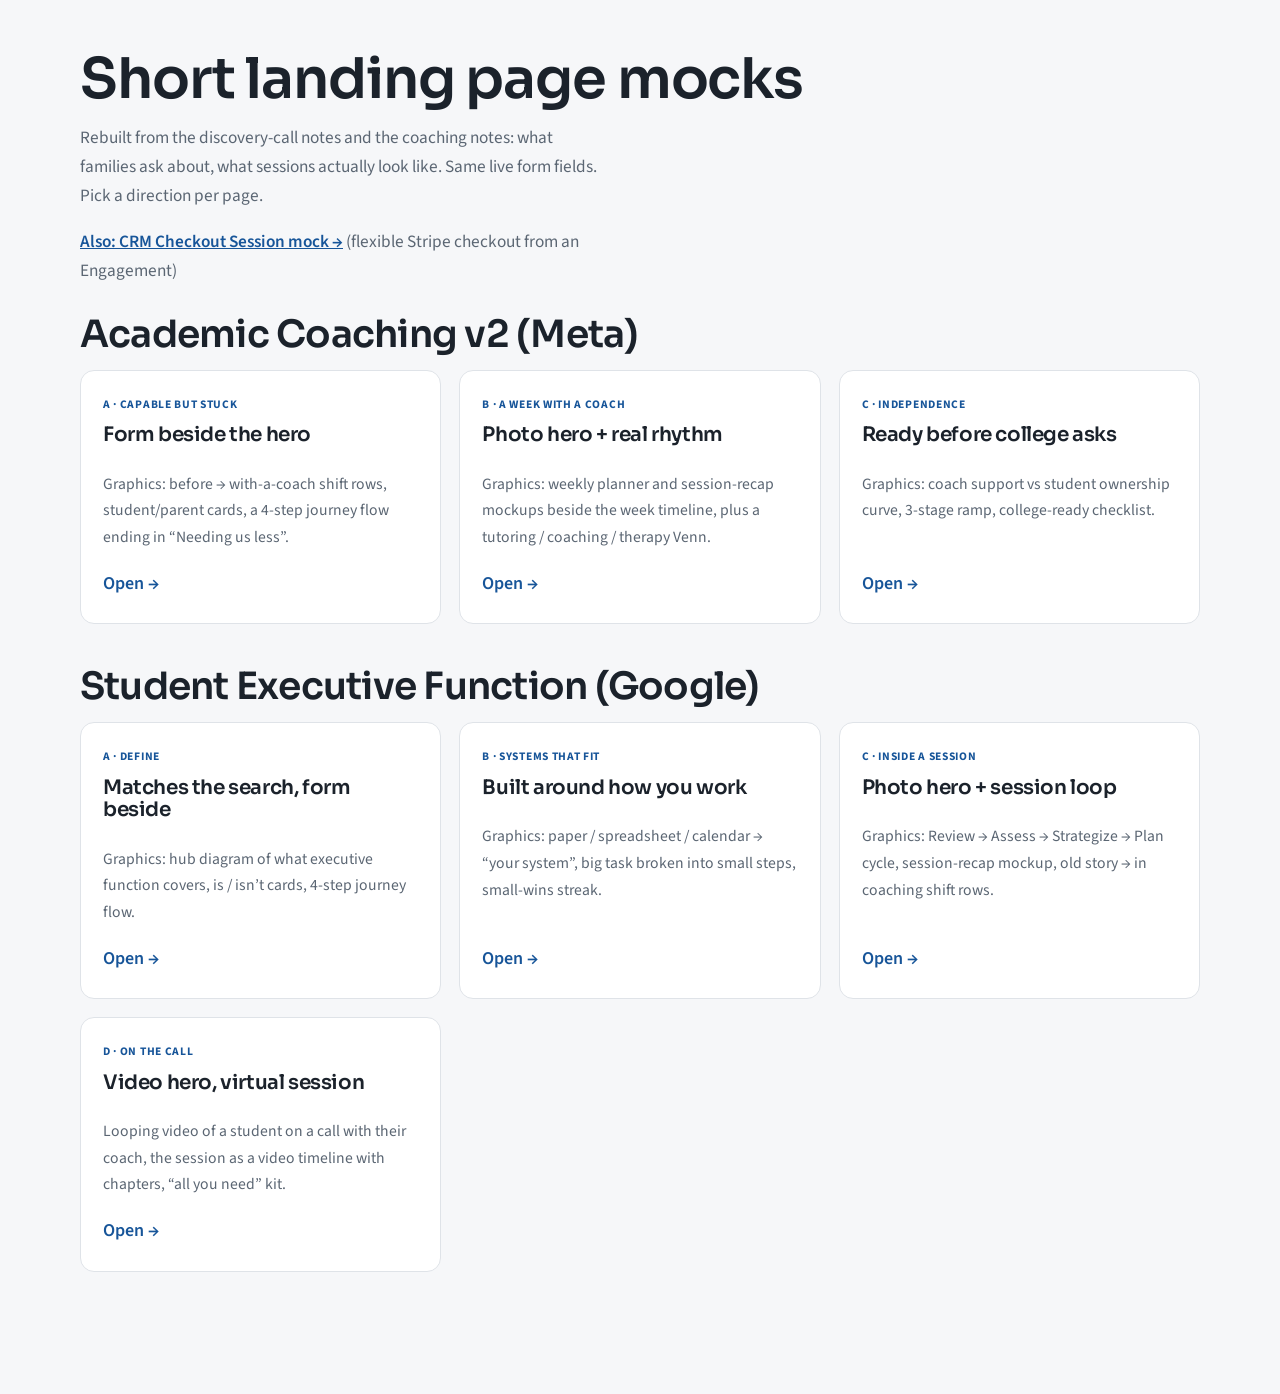
<file: index.html>
<!DOCTYPE html>
<html lang="en">
<head>
  <meta charset="utf-8">
  <meta name="viewport" content="width=device-width, initial-scale=1">
  <meta name="robots" content="noindex, nofollow">
  <title>NFIL short LP mocks</title>
  <link rel="preconnect" href="https://fonts.googleapis.com">
  <link rel="preconnect" href="https://fonts.gstatic.com" crossorigin>
  <link href="https://fonts.googleapis.com/css2?family=Sora:wght@400;500;600&family=Source+Sans+3:ital,wght@0,400;0,600;1,400&display=swap" rel="stylesheet">
  <link rel="stylesheet" href="_shared.css?v=23">
  <style>
    .gallery{padding:48px 0 80px}
    .gallery h1{max-width:20ch;color:var(--on-light);margin-bottom:12px}
    .lead{color:var(--on-light-mute);max-width:58ch;margin-bottom:36px;font-size:1.08rem}
    .grid{display:grid;grid-template-columns:repeat(auto-fit,minmax(280px,1fr));gap:18px}
    .card{background:#fff;border:1.5px solid var(--line-light);border-radius:14px;padding:24px 22px;display:flex;flex-direction:column;gap:10px;text-decoration:none;color:inherit;transition:border-color .15s ease,transform .15s ease}
    .card:hover{border-color:var(--blue);transform:translateY(-2px)}
    .tag{font-size:.72rem;font-weight:700;letter-spacing:.06em;text-transform:uppercase;color:var(--blue-deep)}
    .card h2{font-size:1.25rem}
    .card p{color:var(--on-light-mute);font-size:.98rem;flex:1}
    .card .go{font-weight:600;color:var(--blue-deep);margin-top:8px}
    .group{margin-bottom:42px}
    .group h2{margin-bottom:14px;max-width:none}
  </style>
</head>
<body>
  <div class="wrap gallery">
    <h1>Short landing page mocks</h1>
    <p class="lead">Rebuilt from the discovery-call notes and the coaching notes: what families ask about, what sessions actually look like. Same live form fields. Pick a direction per page.</p>
    <p class="lead" style="margin-top:-20px;margin-bottom:28px"><a href="crm-checkout-session/" style="color:var(--blue-deep);font-weight:600">Also: CRM Checkout Session mock →</a> <span style="color:var(--on-light-mute)">(flexible Stripe checkout from an Engagement)</span></p>
    <div class="group">
      <h2>Academic Coaching v2 (Meta)</h2>
      <div class="grid">
        <a class="card" href="academic-a-split.html"><span class="tag">A · Capable but stuck</span><h2>Form beside the hero</h2><p>Graphics: before → with-a-coach shift rows, student/parent cards, a 4-step journey flow ending in “Needing us less”.</p><span class="go">Open →</span></a>
        <a class="card" href="academic-b-photo.html"><span class="tag">B · A week with a coach</span><h2>Photo hero + real rhythm</h2><p>Graphics: weekly planner and session-recap mockups beside the week timeline, plus a tutoring / coaching / therapy Venn.</p><span class="go">Open →</span></a>
        <a class="card" href="academic-c-relief.html"><span class="tag">C · Independence</span><h2>Ready before college asks</h2><p>Graphics: coach support vs student ownership curve, 3-stage ramp, college-ready checklist.</p><span class="go">Open →</span></a>
      </div>
    </div>
    <div class="group">
      <h2>Student Executive Function (Google)</h2>
      <div class="grid">
        <a class="card" href="student-a-define.html"><span class="tag">A · Define</span><h2>Matches the search, form beside</h2><p>Graphics: hub diagram of what executive function covers, is / isn’t cards, 4-step journey flow.</p><span class="go">Open →</span></a>
        <a class="card" href="student-b-skills.html"><span class="tag">B · Systems that fit</span><h2>Built around how you work</h2><p>Graphics: paper / spreadsheet / calendar → “your system”, big task broken into small steps, small-wins streak.</p><span class="go">Open →</span></a>
        <a class="card" href="student-c-process.html"><span class="tag">C · Inside a session</span><h2>Photo hero + session loop</h2><p>Graphics: Review → Assess → Strategize → Plan cycle, session-recap mockup, old story → in coaching shift rows.</p><span class="go">Open →</span></a>
        <a class="card" href="student-d-video.html"><span class="tag">D · On the call</span><h2>Video hero, virtual session</h2><p>Looping video of a student on a call with their coach, the session as a video timeline with chapters, “all you need” kit.</p><span class="go">Open →</span></a>
      </div>
    </div>
  </div>
</body>
</html>
</file>
<file: _shared.css>
/* NFIL short LP mocks — homepage tokens, lighter rhythm */
:root{
  --ink:#151A21;
  --navy:#1E2731;
  --navy-soft:#2A3541;
  --blue:#3B8FEA;
  --blue-deep:#175599;
  --paper:#F6F7F9;
  --paper-2:#FFFFFF;
  --line-dark:rgba(255,255,255,.14);
  --line-light:#DFE3E8;
  --on-dark:#FFFFFF;
  --on-dark-mute:#B7C0CB;
  --on-dark-body:#CBD4DE;
  --on-light:#1B222B;
  --on-light-mute:#5B6673;
  --display:'Sora',system-ui,sans-serif;
  --text:'Source Sans 3',system-ui,sans-serif;
  --wrap:1120px;
}
*,*::before,*::after{box-sizing:border-box}
html{scroll-behavior:smooth}
body{
  margin:0;
  background:var(--paper);
  color:var(--on-light);
  font-family:var(--text);
  font-size:18px;
  line-height:1.7;
  -webkit-font-smoothing:antialiased;
}
img{max-width:100%;display:block}
a{color:inherit}
h1,h2,h3{
  font-family:var(--display);
  font-weight:600;
  line-height:1.12;
  letter-spacing:-.02em;
  margin:0;
}
h1{font-size:clamp(2.15rem,5vw,3.5rem);max-width:16ch}
h2{font-size:clamp(1.6rem,3vw,2.35rem);max-width:22ch}
h3{font-size:1.12rem;letter-spacing:-.01em}
p{margin:0}
ul{margin:0;padding:0;list-style:none}
.wrap{max-width:var(--wrap);margin:0 auto;padding:0 28px}
.band-dark{background:var(--navy);color:var(--on-dark)}
.band-ink{background:var(--ink);color:var(--on-dark)}
.band-light{background:var(--paper)}
.band-white{background:var(--paper-2)}
.sect{padding:clamp(3.25rem,7vw,5.5rem) 0}

.eyebrow{
  font-size:.78rem;
  font-weight:700;
  letter-spacing:.08em;
  text-transform:uppercase;
  color:var(--blue);
  margin-bottom:16px;
}
.band-light .eyebrow,
.band-white .eyebrow{color:var(--blue-deep)}

.beat{
  margin-top:20px;
  font-family:var(--display);
  font-weight:500;
  font-size:clamp(1.2rem,2.3vw,1.5rem);
  line-height:1.35;
  letter-spacing:-.012em;
  color:var(--on-dark);
  max-width:32ch;
}
.beat-support{
  margin-top:14px;
  color:var(--on-dark-mute);
  font-size:1.08rem;
  max-width:40ch;
  line-height:1.6;
}
.beat.on-light{color:var(--on-light)}
.beat-support.on-light{color:var(--on-light-mute)}

.btn{
  display:inline-block;
  font-family:var(--text);
  font-weight:600;
  text-decoration:none;
  border:0;
  cursor:pointer;
  border-radius:6px;
  transition:background .15s ease,border-color .15s ease;
}
.btn-primary{background:var(--blue);color:#0A1B2D;padding:15px 28px;font-size:1.02rem}
.btn-primary:hover{background:#63A7EF}
.btn-block{width:100%;text-align:center}
.cta-stack{margin-top:28px;display:flex;flex-direction:column;align-items:flex-start;gap:10px}

.site-header{
  background:#fff;
  border-bottom:1px solid var(--line-light);
}
.site-header .inner{
  max-width:var(--wrap);
  margin:0 auto;
  padding:14px 28px;
  display:flex;
  align-items:center;
  justify-content:space-between;
  gap:16px;
}
.site-header .logo{height:40px;width:auto}
.site-header .meta{
  display:flex;flex-wrap:wrap;gap:14px 22px;
  font-size:.92rem;color:var(--on-light-mute);font-weight:600;
}
.site-header a{text-decoration:none;color:var(--blue-deep)}

.form-card{
  background:var(--paper-2);
  border:1.5px solid var(--line-light);
  border-radius:14px;
  padding:26px 22px 22px;
  color:var(--on-light);
}
.form-card.dark{
  background:var(--navy-soft);
  border-color:var(--line-dark);
  color:var(--on-dark);
}
.form-card h3{margin-bottom:6px}
.form-card .form-sub{
  font-size:.98rem;
  color:var(--on-light-mute);
  margin-bottom:18px;
}
.form-card.dark .form-sub{color:var(--on-dark-mute)}
.form-card label{
  display:block;font-size:.82rem;font-weight:600;margin:0 0 6px;color:var(--on-light-mute);
}
.form-card.dark label{color:var(--on-dark-mute)}
.form-card .field{margin-bottom:12px}
.form-card .field-row{
  display:grid;grid-template-columns:1fr 1fr;gap:12px;margin-bottom:0;
}
.form-card .field-row .field{min-width:0}
@media (max-width:520px){
  .form-card .field-row{grid-template-columns:1fr}
}
.form-card input,
.form-card select,
.form-card textarea{
  width:100%;border:1.5px solid var(--line-light);border-radius:6px;
  padding:11px 12px;font:inherit;background:#fff;color:var(--on-light);
}
.form-card.dark input,
.form-card.dark select,
.form-card.dark textarea{
  background:rgba(255,255,255,.06);border-color:var(--line-dark);color:var(--on-dark);
}
.form-card textarea{min-height:72px;resize:vertical}
.form-reassure{
  margin-top:10px;text-align:center;font-size:.92rem;
  color:var(--on-light-mute);font-style:italic;
}
.form-card.dark .form-reassure{color:var(--on-dark-mute)}

.quote{
  font-family:var(--display);
  font-weight:500;
  font-size:clamp(1.15rem,2vw,1.4rem);
  line-height:1.4;
  letter-spacing:-.01em;
  max-width:36ch;
}
.quote .who{
  display:block;margin-top:14px;font-family:var(--text);
  font-size:.95rem;font-weight:600;font-style:normal;opacity:.8;
}

.trio{
  display:grid;grid-template-columns:repeat(3,1fr);gap:22px;
}
.trio-card{
  padding:8px 4px 0;
}
.trio-card .n{
  font-family:var(--display);font-weight:700;color:var(--blue);font-size:1.05rem;margin-bottom:10px;
}
.trio-card h3{margin-bottom:8px}
.trio-card p{color:var(--on-light-mute);font-size:1.02rem;line-height:1.55}
.band-dark .trio-card p,
.band-ink .trio-card p{color:var(--on-dark-mute)}

.chips{display:flex;flex-wrap:wrap;gap:10px}
.chip{
  border:1.5px solid var(--line-light);background:var(--paper-2);
  border-radius:999px;padding:9px 15px;font-size:.95rem;font-weight:600;color:var(--on-light);
}
.chip.on-dark{border-color:var(--line-dark);background:transparent;color:var(--on-dark)}

.compare{
  display:grid;grid-template-columns:1fr 1fr;gap:18px;
}
.compare-card{
  border-radius:14px;padding:22px 20px;border:1.5px solid var(--line-light);background:#fff;
}
.compare-card h3{margin-bottom:10px}
.compare-card p{color:var(--on-light-mute);font-size:1.02rem}
.compare-card.yes{border-color:rgba(59,143,234,.45);background:rgba(59,143,234,.06)}

.footer-mini{
  background:var(--ink);color:var(--on-dark-mute);padding:28px 0;font-size:.92rem;
}
.footer-mini .wrap{display:flex;flex-wrap:wrap;gap:12px 28px;justify-content:space-between}
.footer-mini a{color:var(--on-dark);text-decoration:none}

.variant-bar{
  position:sticky;top:0;z-index:40;background:#0A1B2D;color:#fff;
  font-size:.85rem;padding:8px 16px;
  display:flex;flex-wrap:wrap;gap:10px 18px;align-items:center;justify-content:space-between;
}
.variant-bar a{color:#9ec5f7;text-decoration:none;font-weight:600}
.variant-bar strong{color:#fff}

.lede{margin-top:16px;color:var(--on-light-mute);font-size:1.08rem;max-width:44ch;line-height:1.6}
.band-dark .lede,.band-ink .lede{color:var(--on-dark-mute)}
.sect-head{margin-bottom:32px}
.sect-head h2{margin-bottom:10px}
.sect-head p{color:var(--on-light-mute);max-width:50ch}
.band-dark .sect-head p,.band-ink .sect-head p{color:var(--on-dark-mute)}

.wwh{margin-top:26px;display:grid;gap:14px}
.wwh li{display:grid;grid-template-columns:118px 1fr;gap:12px;font-size:1.02rem;line-height:1.5}
.wwh b{font-family:var(--display);font-weight:600;font-size:.86rem;letter-spacing:.02em;color:var(--blue-deep);padding-top:2px}
.band-dark .wwh b,.band-ink .wwh b{color:var(--blue)}
.band-dark .wwh li,.band-ink .wwh li{color:var(--on-dark-body)}

.ticks{display:grid;gap:10px}
.ticks li{position:relative;padding-left:26px;line-height:1.5}
.ticks li::before{content:"";position:absolute;left:2px;top:.55em;width:9px;height:9px;border-radius:50%;background:var(--blue)}

.proof{margin-top:18px;padding-top:16px;border-top:1px solid var(--line-light);font-size:1rem;line-height:1.5;color:var(--on-light-mute)}
.proof q{color:var(--on-light);font-style:italic}
.proof .who{display:block;margin-top:6px;font-size:.88rem;font-weight:600}
.band-dark .proof,.band-ink .proof{border-color:var(--line-dark);color:var(--on-dark-mute)}
.band-dark .proof q,.band-ink .proof q{color:var(--on-dark)}

.loop{display:grid;grid-template-columns:repeat(4,1fr);gap:0;border-top:2px solid var(--line-light)}
.loop-step{padding:22px 20px 0 0;position:relative}
.loop-step::before{content:"";position:absolute;top:-7px;left:0;width:12px;height:12px;border-radius:50%;background:var(--blue)}
.loop-step .k{font-size:.78rem;font-weight:700;letter-spacing:.08em;text-transform:uppercase;color:var(--blue-deep);margin-bottom:8px}
.loop-step h3{margin-bottom:8px}
.loop-step p{color:var(--on-light-mute);font-size:1rem;line-height:1.5}

.week{display:grid;gap:0;max-width:720px}
.week li{display:grid;grid-template-columns:150px 1fr;gap:20px;padding:18px 0;border-bottom:1px solid var(--line-light)}
.week li:first-child{border-top:1px solid var(--line-light)}
.week .d{font-family:var(--display);font-weight:600;font-size:.92rem;color:var(--blue-deep)}
.week p{line-height:1.5}
.week p span{display:block;color:var(--on-light-mute);font-size:.98rem;margin-top:2px}

.ramp{display:grid;grid-template-columns:repeat(3,1fr);gap:18px}
.ramp-step{background:#fff;border:1.5px solid var(--line-light);border-radius:14px;padding:22px 20px;color:var(--on-light)}
.ramp-step .bar{height:6px;border-radius:3px;background:var(--line-light);margin-bottom:16px;overflow:hidden}
.ramp-step .bar i{display:block;height:100%;background:var(--blue)}
.ramp-step .k{font-size:.78rem;font-weight:700;letter-spacing:.06em;text-transform:uppercase;color:var(--on-light-mute);margin-bottom:6px}
.ramp-step h3{margin-bottom:6px}
.ramp-step p{color:var(--on-light-mute);font-size:1rem;line-height:1.5}

.dual{display:grid;grid-template-columns:1fr 1fr;gap:18px}
.dual-card{border-radius:14px;padding:26px 24px;border:1.5px solid var(--line-light);background:#fff}
.dual-card .k{font-size:.78rem;font-weight:700;letter-spacing:.06em;text-transform:uppercase;color:var(--blue-deep);margin-bottom:10px}
.dual-card h3{margin-bottom:10px;font-size:1.25rem}
.dual-card p{color:var(--on-light-mute);font-size:1.02rem;line-height:1.55}

.compare3{display:grid;grid-template-columns:repeat(3,1fr);gap:16px}
.compare3 .compare-card p{font-size:1rem}

.facts{display:grid;grid-template-columns:repeat(4,1fr);gap:18px}
.fact b{display:block;font-family:var(--display);font-weight:600;font-size:1.12rem;margin-bottom:4px}
.fact span{color:var(--on-light-mute);font-size:.98rem;line-height:1.45;display:block}
.band-dark .fact span,.band-ink .fact span{color:var(--on-dark-mute)}

.steps-next{display:grid;grid-template-columns:repeat(3,1fr);gap:22px;counter-reset:s}
.steps-next li{counter-increment:s}
.steps-next li::before{content:counter(s);display:inline-grid;place-items:center;width:30px;height:30px;border-radius:50%;border:1.5px solid var(--blue);color:var(--blue-deep);font-family:var(--display);font-weight:600;font-size:.9rem;margin-bottom:12px}
.steps-next h3{margin-bottom:6px}
.steps-next p{color:var(--on-light-mute);font-size:1rem;line-height:1.5}
.band-dark .steps-next p,.band-ink .steps-next p{color:var(--on-dark-mute)}

.bottom-grid{display:grid;grid-template-columns:.9fr 1fr;gap:48px;align-items:start}

/* ---------- testimonial carousel ---------- */
.tcar{margin-top:22px;padding-top:20px;border-top:1px solid var(--line-light)}
.tcar-track{display:flex;align-items:flex-start;overflow-x:auto;scroll-snap-type:x mandatory;scrollbar-width:none}
.tcar-track::-webkit-scrollbar{display:none}
.tcar-slide{flex:0 0 100%;scroll-snap-align:start;margin:0;padding-right:8px}
.tcar-slide .stars{display:flex;gap:3px;margin-bottom:10px;color:#F5B323}
.tcar-slide .stars svg{fill:currentColor}
.tcar-slide blockquote{margin:0;font-size:1.06rem;line-height:1.6;color:var(--on-light)}
.tcar-slide figcaption{margin-top:10px;font-size:.92rem;font-weight:600;color:var(--on-light-mute)}
.tcar-nav{display:flex;align-items:center;gap:12px;margin-top:16px}
.tcar-dots{display:flex;gap:6px}
.tcar-dots button{width:8px;height:8px;padding:0;border:0;border-radius:4px;background:#C9D3DE;cursor:pointer;transition:width .2s ease,background .2s ease}
.tcar-dots button.on{width:22px;background:var(--blue)}
.tcar-arrows{margin-left:auto;display:flex;gap:6px}
.tcar-btn{display:grid;place-items:center;width:34px;height:34px;border-radius:50%;border:1.5px solid var(--line-light);background:#fff;color:var(--on-light);cursor:pointer}
.tcar-btn:hover{border-color:var(--blue);color:var(--blue-deep)}
.band-dark .tcar,.band-ink .tcar{border-color:var(--line-dark)}
.band-dark .tcar-slide blockquote,.band-ink .tcar-slide blockquote{color:var(--on-dark)}
.band-dark .tcar-slide figcaption,.band-ink .tcar-slide figcaption{color:var(--on-dark-mute)}
.band-dark .tcar-dots button,.band-ink .tcar-dots button{background:rgba(255,255,255,.25)}
.band-dark .tcar-dots button.on,.band-ink .tcar-dots button.on{background:var(--blue)}
.band-dark .tcar-btn,.band-ink .tcar-btn{background:transparent;border-color:var(--line-dark);color:var(--on-dark)}

/* ---------- backgrounds ---------- */
:root{--sky:#EAF3FD;--sky-2:#F4F9FF;--sand:#FBF6EF;--sand-line:#EFE4D3}
.band-sky{background:var(--sky)}
.band-sand{background:var(--sand)}
.band-sky .eyebrow,.band-sand .eyebrow{color:var(--blue-deep)}
.bg-glow{background:
  radial-gradient(55% 70% at 88% 8%,rgba(59,143,234,.16),transparent 62%),
  radial-gradient(45% 60% at 0% 100%,rgba(59,143,234,.09),transparent 60%),#fff}
.bg-fade{background:linear-gradient(180deg,#fff 0%,var(--sky-2) 55%,var(--sky) 100%)}
.bg-dots{background-image:radial-gradient(rgba(23,85,153,.13) 1.2px,transparent 1.3px);background-size:22px 22px}
.bg-dots.band-white{background-color:#fff}
.bg-dots.band-light{background-color:var(--paper)}
.bg-grid-dark{background:
  radial-gradient(50% 70% at 90% 0%,rgba(59,143,234,.22),transparent 60%),
  linear-gradient(rgba(255,255,255,.04) 1px,transparent 1px) 0 0/44px 44px,
  linear-gradient(90deg,rgba(255,255,255,.04) 1px,transparent 1px) 0 0/44px 44px,var(--navy)}
.bg-ink-glow{background:radial-gradient(60% 80% at 100% 100%,rgba(59,143,234,.2),transparent 60%),var(--ink)}
.lift{border-radius:36px 36px 0 0;margin-top:-36px;position:relative;z-index:2}
.outer{padding:clamp(1rem,3vw,2.25rem) 16px}
.inset{max-width:calc(var(--wrap) + 60px);margin:0 auto;border-radius:28px}

/* ---------- flow chart ---------- */
.flow{display:grid;grid-template-columns:repeat(var(--n,4),1fr);gap:44px;counter-reset:f}
.flow .node{position:relative;background:#fff;border:1.5px solid var(--line-light);border-radius:16px;padding:20px 18px;counter-increment:f}
.flow .node::before{content:counter(f);display:inline-grid;place-items:center;width:28px;height:28px;border-radius:50%;background:var(--sky);color:var(--blue-deep);font-family:var(--display);font-weight:600;font-size:.85rem;margin-bottom:12px}
.flow .node:not(:last-child)::after{content:"";position:absolute;top:50%;right:-38px;width:32px;height:14px;transform:translateY(-50%);
  background:url("data:image/svg+xml,%3Csvg xmlns='http://www.w3.org/2000/svg' viewBox='0 0 32 14'%3E%3Cpath d='M0 7h28M22 1l7 6-7 6' fill='none' stroke='%233B8FEA' stroke-width='2' stroke-linecap='round' stroke-linejoin='round'/%3E%3C/svg%3E") no-repeat center/contain}
.flow .node h3{margin-bottom:6px;font-size:1.05rem}
.flow .node p{color:var(--on-light-mute);font-size:.98rem;line-height:1.5}
.flow .node.goal{background:var(--blue);border-color:var(--blue);color:#0A1B2D}
.flow .node.goal::before{background:rgba(255,255,255,.35);color:#0A1B2D}
.flow .node.goal p{color:#0A1B2D;opacity:.8}

/* ---------- UI cards (planner, recap) ---------- */
.ui-card{background:#fff;border:1px solid var(--line-light);border-radius:16px;box-shadow:0 24px 60px -28px rgba(21,26,33,.35);overflow:hidden;color:var(--on-light)}
.ui-top{display:flex;align-items:center;gap:12px;padding:12px 16px;border-bottom:1px solid var(--line-light);font-size:.82rem;font-weight:600;color:var(--on-light-mute);background:#FAFBFC}
.ui-top .dots{display:flex;gap:5px}.ui-top .dots i{width:9px;height:9px;border-radius:50%;background:var(--line-light)}
.ui-top .tag{margin-left:auto;font-size:.7rem;letter-spacing:.06em;text-transform:uppercase;color:var(--blue-deep);background:var(--sky);padding:3px 8px;border-radius:999px}
.pl-grid{display:grid;grid-template-columns:repeat(5,1fr);gap:8px;padding:14px}
.pl-day{display:flex;flex-direction:column;gap:7px;min-width:0}
.pl-day b{font-family:var(--display);font-size:.78rem;font-weight:600;color:var(--on-light-mute);padding-bottom:4px;border-bottom:1px solid var(--line-light)}
.task{display:block;font-size:.76rem;line-height:1.35;padding:7px 8px;border-radius:8px;background:var(--paper);border-left:3px solid var(--line-light)}
.task.c1{border-left-color:var(--blue);background:var(--sky-2)}
.task.c2{border-left-color:#E0A458;background:var(--sand)}
.task.c3{border-left-color:#5BB89A;background:#EFF8F4}
.task.done{text-decoration:line-through;color:var(--on-light-mute)}
.task em{display:block;font-style:normal;font-weight:700;font-size:.66rem;letter-spacing:.04em;text-transform:uppercase;color:var(--blue-deep);margin-top:4px}
.recap-body{padding:18px 20px 20px}
.recap-body .rk{font-size:.72rem;font-weight:700;letter-spacing:.07em;text-transform:uppercase;color:var(--blue-deep);margin:14px 0 6px}
.recap-body .rk:first-child{margin-top:0}
.recap-body p{font-size:.95rem;line-height:1.5}
.checks{display:grid;gap:7px}
.checks li{position:relative;padding-left:28px;font-size:.95rem;line-height:1.45}
.checks li::before{content:"";position:absolute;left:0;top:.1em;width:18px;height:18px;border-radius:5px;border:1.5px solid var(--line-light);background:#fff}
.checks li.on::before{background:var(--blue) url("data:image/svg+xml,%3Csvg xmlns='http://www.w3.org/2000/svg' viewBox='0 0 18 18'%3E%3Cpath d='M4.5 9.5l3 3 6-7' fill='none' stroke='%230A1B2D' stroke-width='2' stroke-linecap='round' stroke-linejoin='round'/%3E%3C/svg%3E") center/100%;border-color:var(--blue)}
.checks li.on{color:var(--on-light-mute)}

/* ---------- graph / svg diagrams ---------- */
.diagram svg{width:100%;height:auto;display:block}
.diagram text{font-family:var(--text);font-size:14px;fill:var(--on-light-mute)}
.diagram .t-strong{font-family:var(--display);font-weight:600;font-size:15px;fill:var(--on-light)}
.diagram .t-label{font-family:var(--display);font-weight:600;font-size:13px}
.g-axis{stroke:var(--line-light);stroke-width:1.5}
.g-support{fill:none;stroke:var(--blue);stroke-width:3;stroke-dasharray:7 7;stroke-linecap:round}
.g-own{fill:none;stroke:var(--blue-deep);stroke-width:4;stroke-linecap:round}
.g-area{fill:rgba(59,143,234,.10)}
.band-dark .diagram text,.band-ink .diagram text{fill:var(--on-dark-mute)}
.band-dark .diagram .t-strong,.band-ink .diagram .t-strong{fill:#fff}
.band-dark .g-axis,.band-ink .g-axis{stroke:var(--line-dark)}
.band-dark .g-own,.band-ink .g-own{stroke:#fff}
.band-dark .g-area,.band-ink .g-area{fill:rgba(255,255,255,.06)}
.diagram .caption{margin-top:10px;font-size:.85rem;color:var(--on-light-mute);font-style:italic}
.band-dark .diagram .caption{color:var(--on-dark-mute)}
.cyc-node{fill:#fff;stroke:var(--blue);stroke-width:2}
.cyc-arc{fill:none;stroke:var(--blue);stroke-width:2.5}
.cyc-ring{fill:none;stroke:var(--sky);stroke-width:30}
.venn-side{fill:rgba(59,143,234,.05);stroke:#C9D3DE;stroke-width:1.5}
.venn-mid{fill:rgba(59,143,234,.20);stroke:var(--blue);stroke-width:2}

/* ---------- hub (what EF covers) ---------- */
.hub{position:relative;aspect-ratio:560/440;max-width:640px;margin:0 auto}
.hub svg{position:absolute;inset:0;width:100%;height:100%}
.hub svg line{stroke:#C9D3DE;stroke-width:1.5;stroke-dasharray:4 5}
.hub .core{position:absolute;left:50%;top:50%;transform:translate(-50%,-50%);width:34%;aspect-ratio:1;border-radius:50%;background:var(--navy);color:#fff;display:grid;place-items:center;text-align:center;padding:14px;box-shadow:0 0 0 12px var(--sky)}
.hub .core b{font-family:var(--display);font-size:1.02rem;line-height:1.2;display:block}
.hub .core span{font-size:.8rem;color:var(--on-dark-mute);line-height:1.3;display:block;margin-top:6px}
.hub .pill{position:absolute;transform:translate(-50%,-50%);background:#fff;border:1.5px solid var(--line-light);border-radius:14px;padding:10px 14px;width:max-content;max-width:190px;text-align:center;box-shadow:0 10px 30px -18px rgba(21,26,33,.4)}
.hub .pill b{display:block;font-family:var(--display);font-size:.92rem}
.hub .pill span{display:block;font-size:.8rem;color:var(--on-light-mute);line-height:1.35;margin-top:2px}

/* ---------- from -> to ---------- */
.shift{display:grid;gap:12px;max-width:860px}
.shift li{display:grid;grid-template-columns:1fr 56px 1fr;align-items:center;gap:8px}
.shift .from{padding:14px 18px;border-radius:12px;border:1.5px dashed #C9D3DE;color:var(--on-light-mute);font-size:1rem}
.shift .to{padding:14px 18px;border-radius:12px;background:#fff;border:1.5px solid rgba(59,143,234,.5);font-weight:600;font-size:1rem;box-shadow:0 10px 28px -20px rgba(23,85,153,.6)}
.shift .arr{height:14px;background:url("data:image/svg+xml,%3Csvg xmlns='http://www.w3.org/2000/svg' viewBox='0 0 32 14'%3E%3Cpath d='M0 7h28M22 1l7 6-7 6' fill='none' stroke='%233B8FEA' stroke-width='2' stroke-linecap='round' stroke-linejoin='round'/%3E%3C/svg%3E") no-repeat center/32px 14px}
.shift-head{display:grid;grid-template-columns:1fr 56px 1fr;gap:8px;max-width:860px;margin-bottom:10px;font-size:.74rem;font-weight:700;letter-spacing:.07em;text-transform:uppercase;color:var(--on-light-mute)}
.shift-head span:last-child{color:var(--blue-deep)}

/* ---------- breakdown ---------- */
.breakdown{display:grid;grid-template-columns:minmax(0,.8fr) 70px minmax(0,1.2fr);align-items:center;gap:10px}
.bd-big{background:var(--navy);color:#fff;border-radius:18px;padding:30px 26px;min-height:240px;display:flex;flex-direction:column;justify-content:flex-end;position:relative;overflow:hidden}
.bd-big::before{content:"";position:absolute;inset:-40% -30% auto auto;width:220px;height:220px;border-radius:50%;background:rgba(59,143,234,.25)}
.bd-big .k{font-size:.74rem;font-weight:700;letter-spacing:.07em;text-transform:uppercase;color:#E0A458;position:relative}
.bd-big h3{font-size:1.6rem;margin:6px 0 6px;position:relative}
.bd-big p{color:var(--on-dark-mute);position:relative}
.bd-arrow{height:16px;background:url("data:image/svg+xml,%3Csvg xmlns='http://www.w3.org/2000/svg' viewBox='0 0 32 14'%3E%3Cpath d='M0 7h28M22 1l7 6-7 6' fill='none' stroke='%233B8FEA' stroke-width='2' stroke-linecap='round' stroke-linejoin='round'/%3E%3C/svg%3E") no-repeat center/44px 16px}
.bd-steps{display:grid;gap:8px}
.bd-steps li{display:flex;justify-content:space-between;align-items:center;gap:12px;background:#fff;border:1.5px solid var(--sand-line);border-radius:12px;padding:11px 14px;font-weight:600;font-size:.98rem}
.bd-steps em{font-style:normal;font-weight:600;font-size:.8rem;color:var(--on-light-mute);white-space:nowrap;background:var(--paper);padding:3px 9px;border-radius:999px}
.bd-steps li.done{border-color:var(--blue);background:var(--sky-2)}
.bd-steps li.done em{background:var(--blue);color:#0A1B2D}

/* ---------- small-wins streak ---------- */
.streak{display:grid;gap:8px;max-width:330px}
.streak .row{display:grid;grid-template-columns:70px repeat(5,1fr);gap:8px;align-items:center}
.streak .row span{font-size:.82rem;font-weight:600;color:var(--on-dark-mute)}
.streak i{aspect-ratio:1;border-radius:8px;background:rgba(255,255,255,.07);border:1px solid var(--line-dark)}
.streak i.on{background:var(--blue);border-color:var(--blue)}
.streak .days{font-size:.72rem;color:var(--on-dark-mute);text-align:center}

/* ---------- systems converge ---------- */
.systems{display:grid;grid-template-columns:1fr 60px 1fr;align-items:center;gap:8px}
.sys-tools{display:grid;gap:10px}
.sys-tool{display:flex;align-items:center;gap:14px;background:#fff;border:1.5px solid var(--line-light);border-radius:14px;padding:12px 14px;font-weight:600;font-size:.95rem}
.sys-ic{width:42px;height:42px;border-radius:10px;flex:none;position:relative;background:var(--paper);border:1px solid var(--line-light)}
.sys-ic.paper{background:repeating-linear-gradient(180deg,#fff 0 8px,#DCE6F2 8px 9px);border-left:4px solid #E0A458}
.sys-ic.sheet{background:linear-gradient(var(--line-light) 1px,transparent 1px) 0 0/100% 10px,linear-gradient(90deg,var(--line-light) 1px,transparent 1px) 0 0/14px 100%,#fff}
.sys-ic.cal{background:linear-gradient(180deg,var(--blue) 0 11px,#fff 11px)}
.sys-ic.cal::after{content:"";position:absolute;left:8px;top:18px;width:14px;height:8px;border-radius:3px;background:var(--sky);box-shadow:18px 0 0 #E8D9C2,0 12px 0 #DDF0E8}
.sys-out{background:var(--navy);color:#fff;border-radius:18px;padding:24px 22px;box-shadow:0 0 0 10px rgba(59,143,234,.12)}
.sys-out .k{font-size:.72rem;font-weight:700;letter-spacing:.07em;text-transform:uppercase;color:var(--blue)}
.sys-out h3{font-size:1.3rem;margin:6px 0 8px}
.sys-out p{color:var(--on-dark-mute);font-size:.95rem;line-height:1.5}

/* ---------- video-call frame ---------- */
.vc{background:#0F141A;border-radius:20px;padding:12px;color:#fff;box-shadow:0 40px 80px -36px rgba(21,26,33,.55),0 0 0 10px rgba(59,143,234,.10)}
.vc-top{display:flex;align-items:center;gap:10px;font-size:.8rem;color:var(--on-dark-mute);padding:4px 6px 12px}
.vc-top .live{width:8px;height:8px;border-radius:50%;background:#4CC38A;box-shadow:0 0 0 4px rgba(76,195,138,.2)}
.vc-top .time{margin-left:auto;font-variant-numeric:tabular-nums}
.vc-body{display:grid;grid-template-columns:minmax(0,1fr) 34%;gap:10px}
.vc-share{position:relative;background:#fff;border-radius:12px;overflow:hidden;color:var(--on-light);min-height:340px}
.vc-share .bar{display:flex;align-items:center;gap:8px;padding:8px 12px;font-size:.72rem;font-weight:600;color:var(--on-light-mute);background:#F3F5F8;border-bottom:1px solid var(--line-light)}
.vc-share .bar i{width:7px;height:7px;border-radius:50%;background:#E5484D}
.vc-share .pl-grid{grid-template-columns:repeat(3,1fr);padding:12px}
.vc-chat{position:absolute;left:12px;right:12px;bottom:12px;display:grid;gap:6px}
.vc-msg{max-width:88%;padding:8px 11px;border-radius:12px 12px 12px 4px;background:var(--navy);color:#fff;font-size:.8rem;line-height:1.35;box-shadow:0 8px 20px -10px rgba(0,0,0,.45)}
.vc-msg b{display:block;font-size:.66rem;letter-spacing:.06em;text-transform:uppercase;color:var(--blue);margin-bottom:2px}
.vc-msg.me{justify-self:end;border-radius:12px 12px 4px 12px;background:var(--blue);color:#0A1B2D}
.vc-msg.me b{color:#0A1B2D;opacity:.7}
.vc-tiles{display:grid;grid-template-rows:1fr 1fr;gap:10px}
.vc-tile{position:relative;border-radius:12px;overflow:hidden;min-height:128px;background:linear-gradient(160deg,#33414F,#1E2731)}
.vc-tile.you{background:linear-gradient(160deg,#3A4A3F,#1F2A24)}
.vc-tile.speaking{box-shadow:inset 0 0 0 2px var(--blue)}
.vc-tile .av{position:absolute;left:50%;bottom:0;width:62%;aspect-ratio:1;transform:translateX(-50%)}
.vc-tile .av::before{content:"";position:absolute;left:50%;top:6%;width:42%;aspect-ratio:1;border-radius:50%;transform:translateX(-50%);background:var(--c,#C9A98B)}
.vc-tile .av::after{content:"";position:absolute;left:8%;right:8%;bottom:0;height:42%;border-radius:999px 999px 0 0;background:var(--s,#5B7DA8)}
.vc-tile .nm{position:absolute;left:8px;bottom:8px;font-size:.7rem;font-weight:600;background:rgba(0,0,0,.45);padding:3px 8px;border-radius:6px}
.vc-tile .wave{position:absolute;right:8px;top:8px;display:flex;gap:2px;align-items:flex-end;height:14px}
.vc-tile .wave i{width:3px;border-radius:2px;background:var(--blue)}
.vc-ctrl{display:flex;justify-content:center;gap:10px;padding:12px 0 2px}
.vc-ctrl span{display:grid;place-items:center;width:36px;height:36px;border-radius:50%;background:#252E38;color:#DDE3EA}
.vc-ctrl span.on{background:var(--blue);color:#0A1B2D}
.vc-ctrl span.end{width:auto;padding:0 14px;border-radius:999px;background:#3A2226;color:#F2A7AB;font-size:.75rem;font-weight:600}

/* ---------- hero video ---------- */
.hero-video{position:relative;border-radius:22px;overflow:hidden;aspect-ratio:4/3;background:#DDE3EA;box-shadow:0 40px 80px -36px rgba(21,26,33,.5),0 0 0 10px rgba(59,143,234,.10)}
.hero-video video{display:block;width:100%;height:100%;object-fit:cover}
.hv-pill{position:absolute;left:16px;top:16px;display:flex;align-items:center;gap:8px;padding:6px 12px;border-radius:999px;background:rgba(15,20,26,.72);backdrop-filter:blur(6px);color:#fff;font-size:.8rem;font-weight:600}
.hv-pill i{width:8px;height:8px;border-radius:50%;background:#4CC38A;box-shadow:0 0 0 4px rgba(76,195,138,.25)}

/* ---------- session scrubber ---------- */
.scrub{position:relative}
.scrub-bar{position:relative;display:flex;gap:4px;height:10px}
.scrub-bar i{display:block;height:100%;border-radius:5px;background:var(--line-light)}
.scrub-bar i.played{background:var(--blue)}
.scrub-head{position:absolute;top:-6px;width:22px;height:22px;border-radius:50%;background:#fff;border:3px solid var(--blue);box-shadow:0 4px 12px -4px rgba(23,85,153,.6);transform:translateX(-50%)}
.scrub-ch{display:flex;gap:4px;margin-top:18px}
.scrub-ch div{min-width:0;padding-right:12px}
.scrub-ch .k{font-size:.74rem;font-weight:700;letter-spacing:.07em;text-transform:uppercase;color:var(--blue-deep);margin-bottom:6px}
.scrub-ch h3{margin-bottom:6px;font-size:1.05rem}
.scrub-ch p{color:var(--on-light-mute);font-size:.98rem;line-height:1.5}
.scrub-ends{display:flex;justify-content:space-between;font-size:.8rem;font-weight:600;color:var(--on-light-mute);margin-bottom:10px}
.after{display:grid;grid-template-columns:1fr 1fr;gap:14px;margin-top:34px}
.after div{display:flex;gap:14px;align-items:flex-start;background:#fff;border:1.5px solid var(--line-light);border-radius:14px;padding:16px 18px}
.after .k{flex:none;font-size:.72rem;font-weight:700;letter-spacing:.06em;text-transform:uppercase;color:var(--blue-deep);background:var(--sky);padding:4px 9px;border-radius:999px;margin-top:2px}
.after p{font-size:1rem;line-height:1.45}

/* ---------- kit row ---------- */
.kit{display:grid;grid-template-columns:repeat(3,1fr);gap:18px}
.kit > div{display:flex;gap:14px;align-items:center}
.kit .ic{flex:none;display:grid;place-items:center;width:48px;height:48px;border-radius:14px;background:rgba(59,143,234,.16);color:var(--blue)}
.kit span:not(.ic){display:block}
.kit b{display:block;font-family:var(--display);font-weight:600;font-size:1rem}
.kit span{font-size:.92rem;color:var(--on-dark-mute)}

@media (max-width:900px){
  .vc-body{grid-template-columns:1fr}
  .vc-tiles{grid-template-rows:none;grid-template-columns:1fr 1fr}
  .scrub-ch{flex-direction:column;gap:18px}
  .scrub-ch div{flex:none !important}
  .after,.kit{grid-template-columns:1fr}
}

@media (max-width:900px){
  .trio,.compare,.compare3,.dual,.ramp,.steps-next,.bottom-grid{grid-template-columns:minmax(0,1fr)}
  .loop,.facts{grid-template-columns:1fr 1fr;row-gap:28px}
  .week li{grid-template-columns:1fr;gap:4px}
  .site-header .meta{display:none}
  .flow{grid-template-columns:minmax(0,1fr);gap:36px}
  .flow .node:not(:last-child)::after{top:auto;bottom:-30px;right:auto;left:28px;transform:rotate(90deg)}
  .shift li,.shift-head{grid-template-columns:1fr}
  .shift .arr{transform:rotate(90deg);height:22px}
  .shift-head span:nth-child(2){display:none}
  .breakdown,.systems{grid-template-columns:minmax(0,1fr)}
  .bd-arrow{transform:rotate(90deg);height:40px}
  .pl-grid{grid-template-columns:repeat(5,minmax(96px,1fr));overflow-x:auto}
  .hub{aspect-ratio:auto;display:grid;gap:10px}
  .hub svg{display:none}
  .hub .core,.hub .pill{position:static;transform:none;width:auto;max-width:none;aspect-ratio:auto;border-radius:14px;box-shadow:none}
}
</file>
